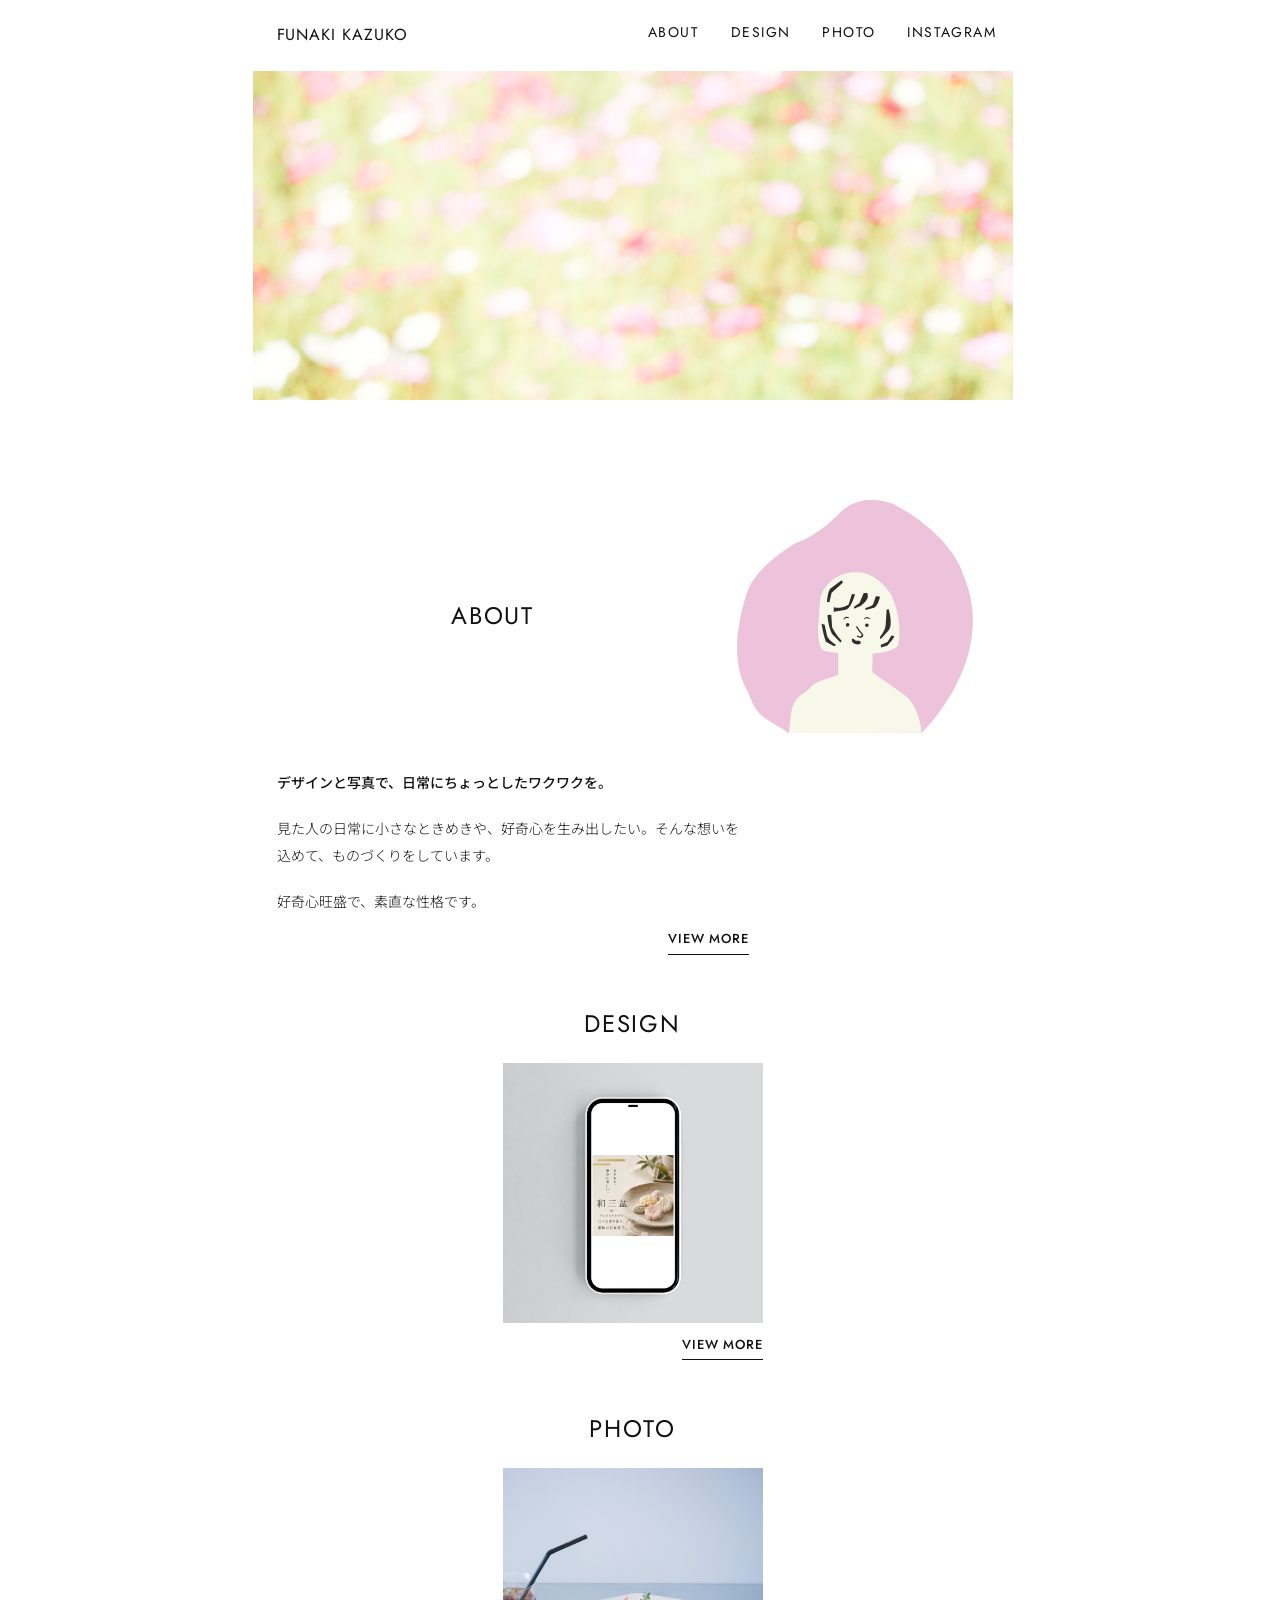
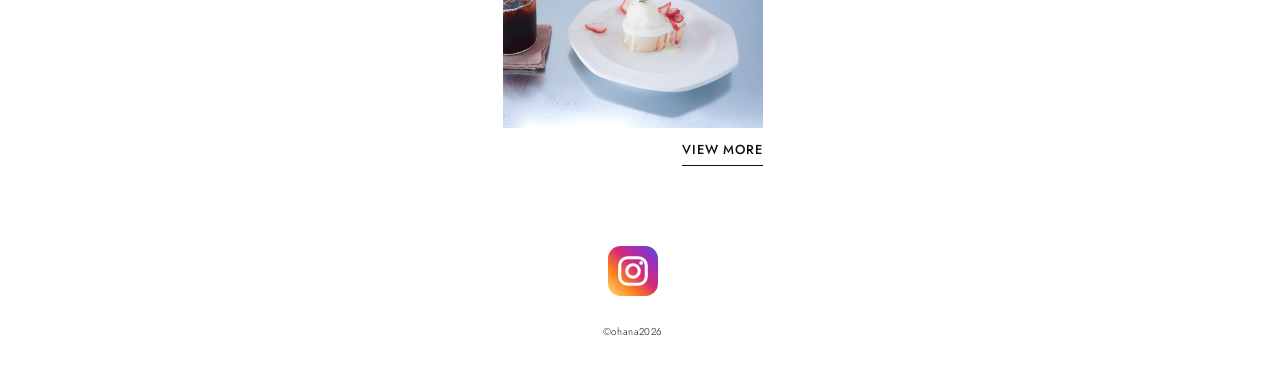
<file: index.html>
<!DOCTYPE html>
<html lang="ja">

<head>
  <meta charset="UTF-8">
  <meta name="viewport" content="width=device-width, initial-scale=1">
  <title>FUNAKI KAZUKO | Portfolio</title>
  <meta name="description" content="デザインと写真で、日常にちょっとしたワクワクを。FUNAKI KAZUKOのポートフォリオ。">
  <link rel="preconnect" href="https://fonts.googleapis.com">
  <link rel="preconnect" href="https://fonts.gstatic.com" crossorigin>
  <link
    href="https://fonts.googleapis.com/css2?family=Jost:wght@300;400;500;600&family=Noto+Sans+JP:wght@300;400;500;700&display=swap"
    rel="stylesheet">

  <!-- 共通の設定(ヘッダー・ナビ・フッター・ページ遷移) -->
  <link rel="stylesheet" href="common.css">

  <!-- このページ専用の設定 -->
  <style>
    /* ---------- Image blocks ---------- */
    /* 画像を差し替えるときは、各ブロックの style="--src:url('...')" のパスを変更してください。 */
    .photo {
      --src: none;
      background-image: var(--src), var(--fallback);
      background-size: cover;
      background-position: center;
      background-repeat: no-repeat;
    }

    /* ---------- Hero ---------- */
    .hero {
      height: 170px;
      --fallback: linear-gradient(100deg, #f4d3df 0%, #f7e3d0 30%, #e8e9c9 55%, #f3c9db 80%, #f8ddd5 100%);
      animation: hero-color 3s ease-out 0.5s both;
    }

    @keyframes hero-color {
      from {
        filter: grayscale(1);
      }

      to {
        filter: grayscale(0);
      }
    }

    /* ---------- Section shared ---------- */
    .section-title {
      margin: 0;
      font-family: var(--font-en);
      font-weight: 400;
      font-size: 20px;
      letter-spacing: 0.08em;
      line-height: 1.2;
    }

    .view-more {
      display: inline-block;
      font-family: var(--font-en);
      font-weight: 500;
      font-size: 13px;
      letter-spacing: 0.06em;
      padding-bottom: 2px;
      border-bottom: 1px solid var(--line);
      transition: color 0.3s ease, border-color 0.3s ease;
    }

    .view-more:hover,
    .view-more:focus-visible {
      color: #f95790;
      border-bottom-color: #f95790;
    }

    /* ---------- About ---------- */
    .about {
      margin-top: 60px;
    }

    .about-top {
      display: grid;
      grid-template-columns: 1fr 145px;
      align-items: center;
    }

    .about-top .section-title {
      justify-self: center;
    }

    .about-photo {
      aspect-ratio: 160 / 152;
      margin-right: 35px;
      /* この数値を大きくするほど左に寄る */
      --fallback: none;
      background-size: contain;
      /* 切れずに全体を表示 */
    }

    .about-body {
      padding: 24px var(--pad) 0;
    }

    .about-body p {
      margin: 0 0 1.4em;
    }

    .about-body .lead {
      font-weight: 500;
    }

    .about-more {
      text-align: center;
      margin-top: -10px;
    }

    /* ---------- Design / Photo ---------- */
    .gallery {
      margin-top: 55px;
      text-align: center;
    }

    .gallery+.gallery {
      margin-top: 55px;
    }

    .gallery-inner {
      width: 160px;
      margin: 24px auto 0;
    }

    .gallery .thumb {
      aspect-ratio: 1 / 1;
      width: 100%;
    }

    .gallery .view-more {
      margin-top: 10px;
      float: right;
    }

    .gallery-inner::after {
      content: "";
      display: block;
      clear: both;
    }

    .thumb-design {
      --fallback: linear-gradient(160deg, #ffb38a 0%, #f98a5a 35%, #ffd2b0 60%, #e9602f 100%);
    }

    .thumb-photo {
      --fallback: linear-gradient(90deg, #f1f1ee 0%, #dcdcd8 45%, #8b8780 70%, #efefec 100%);
    }

    /* ---------- PC ---------- */
    @media (min-width: 768px) {
      .hero {
        height: 330px;
      }

      .about {
        margin-top: 100px;
      }

      .about-top {
        grid-template-columns: 1fr 280px;
      }

      .about-photo {
        aspect-ratio: 280 / 266;
      }

      .about-body {
        padding-top: 36px;
        max-width: 520px;
      }

      .about-more {
        text-align: right;
        margin-top: -10px;
      }

      .gallery-inner {
        width: 260px;
      }

      .section-title {
        font-size: 24px;
      }
    }

    /* 「動きを減らす」設定の人には、モノクロ→カラーの動きを止める */
    @media (prefers-reduced-motion: reduce) {
      .hero {
        animation: none;
      }
    }
  </style>
</head>

<body>
  <div class="page">

    <header class="header">
      <a class="logo" href="#top" id="top">FUNAKI KAZUKO</a>
      <button class="menu-btn" type="button" aria-label="メニューを開く" aria-expanded="false" aria-controls="menu">
        <span></span><span></span><span></span>
      </button>
    </header>

    <nav class="menu" id="menu" aria-label="メインメニュー">
      <ul>
        <li><a href="about.html">ABOUT</a></li>
        <li><a href="design.html">DESIGN</a></li>
        <li><a href="photo.html">PHOTO</a></li>
        <li><a href="https://www.instagram.com/o.h.a.n.a.0708/" target="_blank" rel="noopener">INSTAGRAM</a></li>
      </ul>
    </nav>

    <main>
      <!-- Hero -->
      <div class="photo hero" role="img" aria-label="コスモス" style="--src:url('./img/kosumosu.JPG')"></div>

      <!-- About -->
      <section class="about" id="about">
        <div class="about-top">
          <h2 class="section-title">ABOUT</h2>
          <div class="photo about-photo" role="img" aria-label="ABOUT画像" style="--src:url('./img/about_illust.svg')">
          </div>
        </div>
        <div class="about-body">
          <p class="lead">デザインと写真で、日常にちょっとしたワクワクを。</p>
          <p>見た人の日常に小さなときめきや、好奇心を生み出したい。そんな想いを込めて、ものづくりをしています。</p>
          <p>好奇心旺盛で、素直な性格です。</p>
          <div class="about-more"><a class="view-more" href="about.html">VIEW MORE</a></div>
        </div>
      </section>

      <!-- Design -->
      <section class="gallery" id="design">
        <h2 class="section-title">DESIGN</h2>
        <div class="gallery-inner">
          <div class="photo thumb thumb-design" role="img" aria-label="私の名刺"
            style="--src:url('./img/wasanbon_mockup.jpg')">
          </div>
          <a class="view-more" href="design.html">VIEW MORE</a>
        </div>
      </section>

      <!-- Photo -->
      <section class="gallery" id="photo">
        <h2 class="section-title">PHOTO</h2>
        <div class="gallery-inner">
          <div class="photo thumb thumb-photo" role="img" aria-label="猫" style="--src:url('./img/rousokuyo.JPG')"></div>
          <a class="view-more" href="photo.html">VIEW MORE</a>
        </div>
      </section>
    </main>

    <footer class="footer">
      <a class="insta" href="https://www.instagram.com/o.h.a.n.a.0708/" target="_blank" rel="noopener"
        aria-label="Instagram">
        <svg viewBox="0 0 32 32" aria-hidden="true">
          <defs>
            <linearGradient id="ig" x1="0" y1="1" x2="1" y2="0">
              <stop offset="0" stop-color="#feda75" />
              <stop offset="0.3" stop-color="#fa7e1e" />
              <stop offset="0.55" stop-color="#d62976" />
              <stop offset="0.8" stop-color="#962fbf" />
              <stop offset="1" stop-color="#4f5bd5" />
            </linearGradient>
          </defs>
          <rect width="32" height="32" rx="8" fill="url(#ig)" />
          <rect x="7.5" y="7.5" width="17" height="17" rx="5" fill="none" stroke="#fff" stroke-width="2" />
          <circle cx="16" cy="16" r="4" fill="none" stroke="#fff" stroke-width="2" />
          <circle cx="21.2" cy="10.8" r="1.2" fill="#fff" />
        </svg>
      </a>
      <p class="copyright">©ohana2026</p>
    </footer>
  </div>

  <script src="common.js"></script>
</body>

</html>
</file>
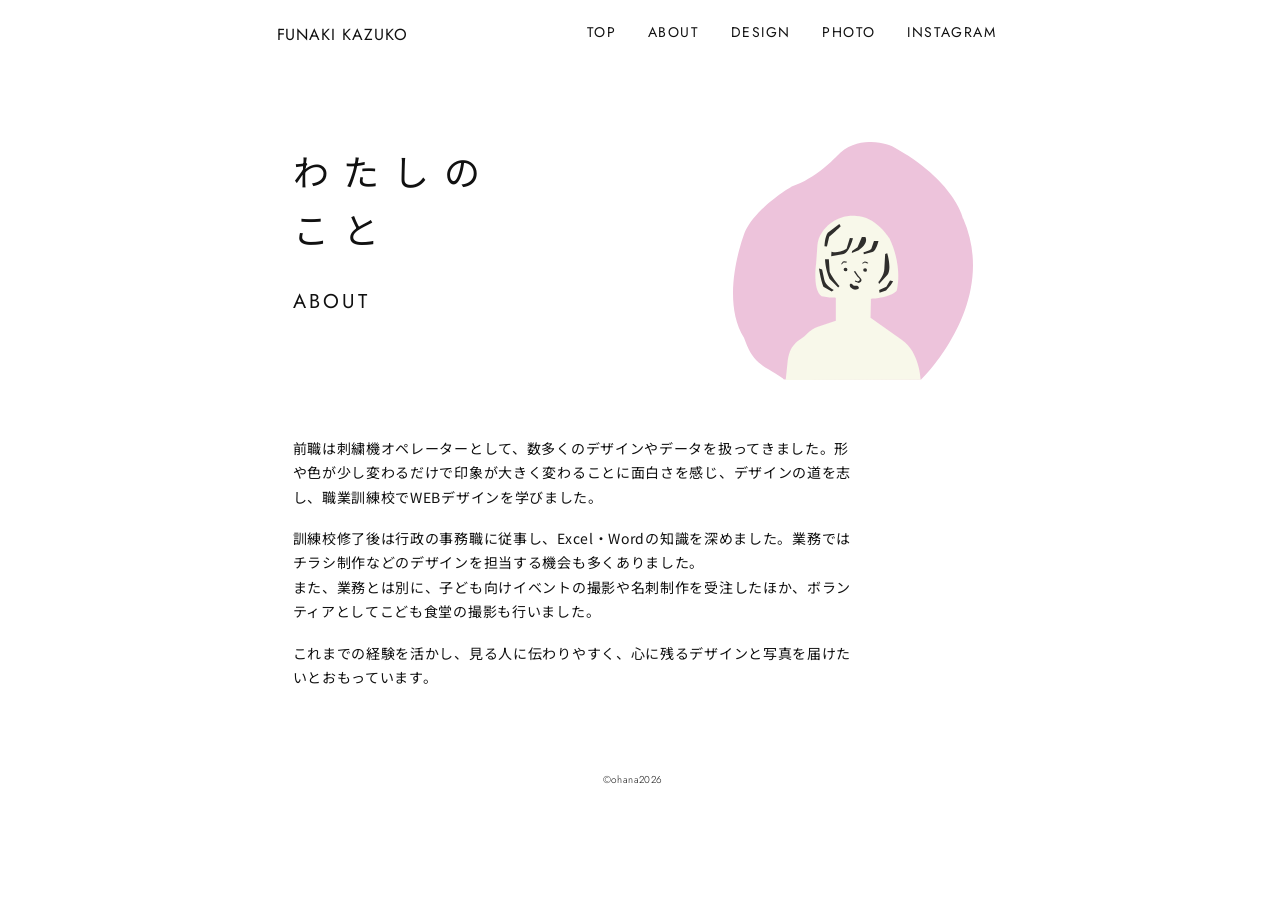
<file: about.html>
<!DOCTYPE html>
<html lang="ja">

<head>
    <meta charset="UTF-8">
    <meta name="viewport" content="width=device-width, initial-scale=1">
    <title>わたしのこと | FUNAKI KAZUKO</title>
    <meta name="description" content="FUNAKI KAZUKOのプロフィール。刺繍機オペレーター、事務職を経て、デザインと写真の道へ。">
    <link rel="preconnect" href="https://fonts.googleapis.com">
    <link rel="preconnect" href="https://fonts.gstatic.com" crossorigin>
    <link
        href="https://fonts.googleapis.com/css2?family=Jost:wght@300;400;500;600&family=Noto+Sans+JP:wght@300;400;500;700&display=swap"
        rel="stylesheet">

    <!-- 共通の設定(ヘッダー・ナビ・フッター・ページ遷移) -->
    <link rel="stylesheet" href="common.css">

    <!-- このページ専用の設定 -->
    <style>
        /* ---------- ヘッダー(カンプに合わせ、スマホはハンバーガーのみ) ---------- */
        .logo {
            display: none;
        }

        .header {
            min-height: 94px;
            /* カンプの位置に合わせて、ハンバーガーを少し下げる */
            padding-right: 11vw;
            /* ハンバーガーの右の余白 */
        }

        /* ---------- ふわっと浮き出る動き ---------- */
        /* .fade を付けた要素が、--i の順番に、下から浮かび上がります。
       順番を変えたいときは、HTML側の style="--i:数字" を変更してください。 */
        .fade {
            opacity: 0;
            transform: translateY(24px);
            filter: blur(6px);
            animation: float-in 1.2s cubic-bezier(0.22, 0.61, 0.36, 1) forwards;
            animation-delay: calc(var(--i, 0) * 0.2s + 0.1s);
        }

        @keyframes float-in {
            to {
                opacity: 1;
                transform: translateY(0);
                filter: blur(0);
            }
        }

        /* ---------- わたしのこと ---------- */
        .about-page {
            padding: 12px clamp(24px, 9.7vw, 48px) 0;
        }

        /* タイトル + イラスト(上端をそろえる) */
        .about-head {
            display: grid;
            grid-template-columns: 1fr min(34vw, 148px);
            align-items: start;
            gap: 16px;
        }

        .about-title {
            margin: 0;
            font-family: var(--font-ja);
            font-weight: 400;
            font-size: clamp(22px, 6.5vw, 36px);
            line-height: 1.6;
            letter-spacing: 0.4em;
        }

        .about-illust {
            display: block;
            width: 100%;
            height: auto;
        }

        /* 本文 */
        .about-text {
            margin-top: 30px;
            font-size: clamp(12px, 3.25vw, 14px);
            font-weight: 400;
            letter-spacing: 0.05em;
            line-height: 1.75;
        }

        .about-text p {
            margin: 0 0 1.2em;
        }

        .about-text p:last-child {
            margin-bottom: 0;
        }

        /* コピーライトの上の余白(Instagramアイコンが無いので0に) */
        .footer .copyright {
            margin-top: 0;
        }

        /* ---------- PC ---------- */
        @media (min-width: 768px) {
            .logo {
                display: inline;
            }

            .header {
                min-height: 64px;
                padding-right: var(--pad);
            }

            .about-page {
                padding: 72px 40px 0;
            }

            .about-head {
                grid-template-columns: 1fr 240px;
            }

            .about-title {
                font-size: 36px;
            }

            .about-text {
                margin-top: 56px;
                max-width: 560px;
                font-size: 14px;
            }
        }

        /* 「動きを減らす」設定の人には、動きなしで表示 */
        @media (prefers-reduced-motion: reduce) {
            .fade {
                opacity: 1;
                transform: none;
                filter: none;
                animation: none;
            }
        }
    </style>
</head>

<body>
    <div class="page">

        <header class="header">
            <a class="logo" href="index.html">FUNAKI KAZUKO</a>
            <button class="menu-btn" type="button" aria-label="メニューを開く" aria-expanded="false" aria-controls="menu">
                <span></span><span></span><span></span>
            </button>
        </header>

        <nav class="menu" id="menu" aria-label="メインメニュー">
            <ul>
                <li><a href="index.html">TOP</a></li>
                <li><a href="about.html">ABOUT</a></li>
                <li><a href="design.html">DESIGN</a></li>
                <li><a href="photo.html">PHOTO</a></li>
                <li><a href="https://www.instagram.com/o.h.a.n.a.0708/" target="_blank" rel="noopener">INSTAGRAM</a>
                </li>
            </ul>
        </nav>

        <main class="about-page">
            <div class="about-head">
                <h1 class="about-title fade" style="--i:0">わたしの<br>こと<span class="page-sub" lang="en">ABOUT</span></h1>
                <img class="about-illust fade" style="--i:1" src="./img/about_illust.svg" alt="ABOUTイラスト">
            </div>

            <div class="about-text">
                <p class="fade" style="--i:2">
                    前職は刺繍機オペレーターとして、数多くのデザインやデータを扱ってきました。形や色が少し変わるだけで印象が大きく変わることに面白さを感じ、デザインの道を志し、職業訓練校でWEBデザインを学びました。
                </p>
                <p class="fade" style="--i:3">
                    訓練校修了後は行政の事務職に従事し、Excel・Wordの知識を深めました。業務ではチラシ制作などのデザインを担当する機会も多くありました。<br>また、業務とは別に、子ども向けイベントの撮影や名刺制作を受注したほか、ボランティアとしてこども食堂の撮影も行いました。
                </p>
                <p class="fade" style="--i:4">これまでの経験を活かし、見る人に伝わりやすく、心に残るデザインと写真を届けたいとおもっています。</p>
            </div>
        </main>

        <footer class="footer">
            <p class="copyright">©ohana2026</p>
        </footer>

    </div>

    <script src="common.js"></script>
</body>

</html>
</file>
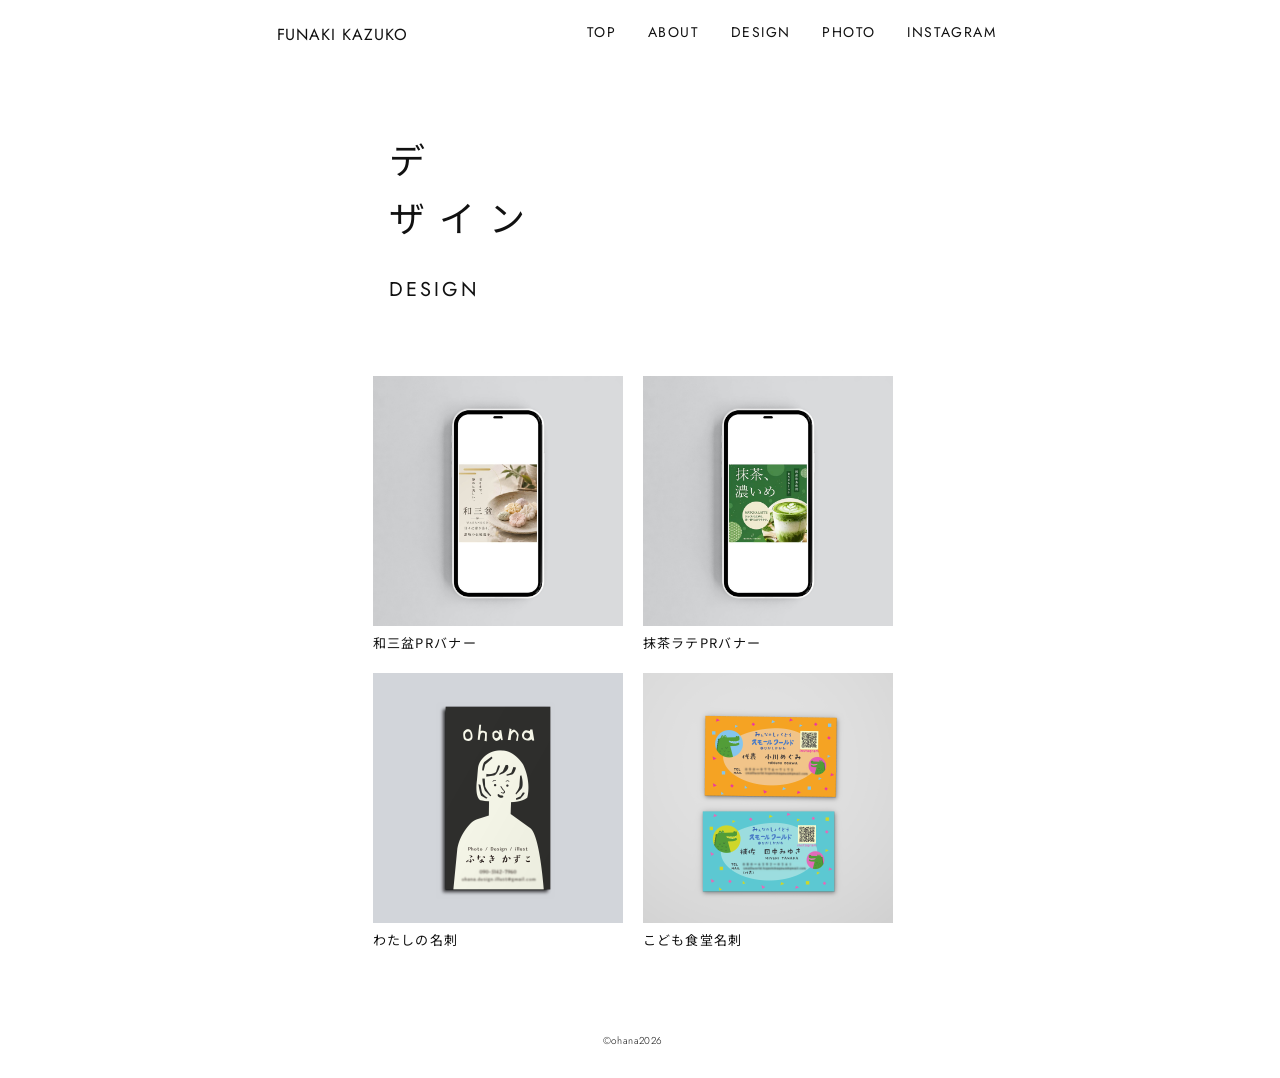
<file: design.html>
<!DOCTYPE html>
<html lang="ja">

<head>
    <meta charset="UTF-8">
    <meta name="viewport" content="width=device-width, initial-scale=1">
    <title>デザイン | FUNAKI KAZUKO</title>
    <meta name="description" content="FUNAKI KAZUKOのデザイン作品。バナーやチラシなどの制作実績です。">
    <link rel="preconnect" href="https://fonts.googleapis.com">
    <link rel="preconnect" href="https://fonts.gstatic.com" crossorigin>
    <link
        href="https://fonts.googleapis.com/css2?family=Jost:wght@300;400;500;600&family=Noto+Sans+JP:wght@300;400;500;700&display=swap"
        rel="stylesheet">

    <!-- 共通の設定(ヘッダー・ナビ・フッター・ページ遷移) -->
    <link rel="stylesheet" href="common.css">

    <!-- このページ専用の設定 -->
    <style>
        /* ---------- タイトルが横からスライドして出る動き ---------- */
        /* .slide を付けた行が、--i の順番に、左からスライドして現れます。
       右から出したいときは、translateX(-48px) を translateX(48px) にしてください。 */
        .slide {
            display: block;
            opacity: 0;
            transform: translateX(-48px);
            animation: slide-in 1s cubic-bezier(0.22, 0.61, 0.36, 1) forwards;
            animation-delay: calc(var(--i, 0) * 0.18s + 0.15s);
        }

        @keyframes slide-in {
            to {
                opacity: 1;
                transform: translateX(0);
            }
        }

        /* ---------- デザイン ---------- */
        .design-page {
            padding: 24px clamp(24px, 10.5vw, 60px) 0;
            /* PHOTOと同じ余白 */
        }

        .page-title {
            margin: 0 0 clamp(40px, 17vw, 72px);
            padding: 4px 0 0 12px;
            /* PHOTOのタイトルと同じ位置 */
            font-family: var(--font-ja);
            font-weight: 400;
            font-size: clamp(22px, 6.5vw, 36px);
            line-height: 1.6;
            letter-spacing: 0.4em;
        }

        /* 作品は2列。横長(約3:2)のバナーを並べる */
        .works {
            display: grid;
            grid-template-columns: 1fr 1fr;
            gap: clamp(12px, 5.6vw, 24px);
        }

        .work {
            --src: none;
            --fallback: #ebe5e5;
            aspect-ratio: 1 / 1;
            /* 正方形 */
            background-image: var(--src), linear-gradient(var(--fallback), var(--fallback));
            background-size: cover;
            background-position: center;
            background-repeat: no-repeat;
        }

        .item {
            margin: 0;
        }

        .works a.work {
            display: block;
        }

        .item figcaption {
            margin-top: 7px;
            font-size: 11px;
            font-weight: 400;
            line-height: 1.6;
            letter-spacing: 0.1em;
        }


        /* コピーライトの上の余白(Instagramアイコンが無いので0に) */
        .footer .copyright {
            margin-top: 0;
        }

        /* ---------- PC ---------- */
        @media (min-width: 768px) {

            /* PHOTOと同じ大きさにそろえる(中身の幅520px) */
            .design-page {
                max-width: 600px;
                /* 中身520px + 左右の余白40px×2 */
                margin: 0 auto;
                padding: 56px 40px 0;
            }

            .page-title {
                margin-bottom: 72px;
                padding-left: 16px;
                font-size: 36px;
            }

            .works {
                gap: 20px;
            }

            .item figcaption {
                font-size: 13px;
            }
        }

        /* 「動きを減らす」設定の人には、動きなしで表示 */
        @media (prefers-reduced-motion: reduce) {
            .slide {
                opacity: 1;
                transform: none;
                animation: none;
            }
        }
    </style>
</head>

<body>
    <div class="page">

        <header class="header">
            <a class="logo" href="index.html">FUNAKI KAZUKO</a>
            <button class="menu-btn" type="button" aria-label="メニューを開く" aria-expanded="false" aria-controls="menu">
                <span></span><span></span><span></span>
            </button>
        </header>

        <nav class="menu" id="menu" aria-label="メインメニュー">
            <ul>
                <li><a href="index.html">TOP</a></li>
                <li><a href="about.html">ABOUT</a></li>
                <li><a href="design.html">DESIGN</a></li>
                <li><a href="photo.html">PHOTO</a></li>
                <li><a href="https://www.instagram.com/o.h.a.n.a.0708/" target="_blank" rel="noopener">INSTAGRAM</a>
                </li>
            </ul>
        </nav>

        <main class="design-page">
            <h1 class="page-title">
                <span class="slide" style="--i:0">デ</span>
                <span class="slide" style="--i:1">ザイン</span>
                <span class="page-sub slide" style="--i:2" lang="en">DESIGN</span>
            </h1>

            <div class="works">
                <figure class="item">
                    <a class="work" href="design_01.html" aria-label="和三盆PRバナー"
                        style="--src:url('./img/wasanbon_mockup.jpg'); --fallback:#e6d8c3"></a>
                    <figcaption>和三盆PRバナー</figcaption>
                </figure>

                <figure class="item">
                    <a class="work" href="design_02.html" aria-label="抹茶ラテPRバナー"
                        style="--src:url('./img/matcha_mockup.jpg'); --fallback:#2f6b3a"></a>
                    <figcaption>抹茶ラテPRバナー</figcaption>
                </figure>
                <figure class="item">
                    <a class="work" href="design_03.html" aria-label="わたしの名刺"
                        style="--src:url('./img/my_meishi_mockup.jpg'); --fallback:#2f6b3a"></a>
                    <figcaption>わたしの名刺</figcaption>
                </figure>
                <figure class="item">
                    <a class="work" href="design_04.html" aria-label="こども食堂名刺"
                        style="--src:url('./img/small_meisi.jpg'); --fallback:#2f6b3a"></a>
                    <figcaption>こども食堂名刺</figcaption>
                </figure>
                <!-- 増やす場合は、同じ形で足してください -->
            </div>
        </main>

        <footer class="footer">
            <p class="copyright">©ohana2026</p>
        </footer>

    </div>

    <script src="common.js"></script>
</body>

</html>
</file>
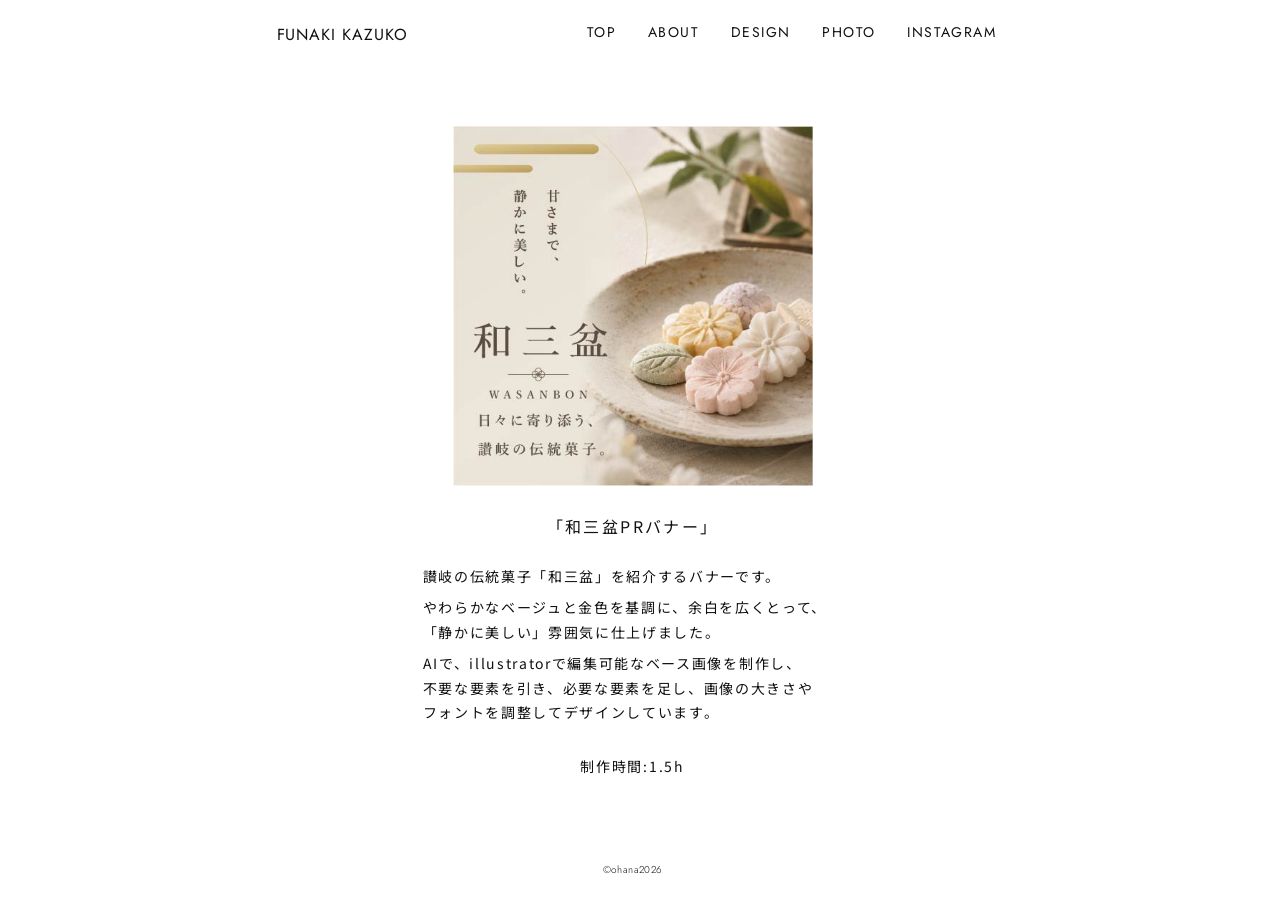
<file: design_01.html>
<!DOCTYPE html>
<html lang="ja">

<head>
    <meta charset="UTF-8">
    <meta name="viewport" content="width=device-width, initial-scale=1">
    <title>和三盆PRバナー | FUNAKI KAZUKO</title>
    <meta name="description" content="讃岐の伝統菓子「和三盆」を紹介するPRバナーの制作実績です。">
    <link rel="preconnect" href="https://fonts.googleapis.com">
    <link rel="preconnect" href="https://fonts.gstatic.com" crossorigin>
    <link
        href="https://fonts.googleapis.com/css2?family=Jost:wght@300;400;500;600&family=Noto+Sans+JP:wght@300;400;500;700&display=swap"
        rel="stylesheet">

    <!-- 共通の設定(ヘッダー・ナビ・フッター・ページ遷移) -->
    <link rel="stylesheet" href="common.css">

    <!-- このページ専用の設定 -->
    <style>
        /* ---------- ふわっと浮き出る動き ---------- */
        /* .fade を付けた要素が、--i の順番に、下から浮かび上がります。 */
        .fade {
            opacity: 0;
            transform: translateY(24px);
            filter: blur(6px);
            animation: float-in 1.2s cubic-bezier(0.22, 0.61, 0.36, 1) forwards;
            animation-delay: calc(var(--i, 0) * 0.2s + 0.1s);
        }

        @keyframes float-in {
            to {
                opacity: 1;
                transform: translateY(0);
                filter: blur(0);
            }
        }

        /* 「動きを減らす」設定の人には、動きなしで表示 */
        @media (prefers-reduced-motion: reduce) {
            .fade {
                opacity: 1;
                transform: none;
                filter: none;
                animation: none;
            }
        }

        /* ---------- 詳細ページ ---------- */
        .detail {
            padding: 44px 14.7vw 0;
        }

        /* 作品画像(正方形・画面幅の半分) */
        .detail-img {
            --src: none;
            --fallback: #ebe5e5;
            width: 50vw;
            max-width: 360px;
            aspect-ratio: 1 / 1;
            margin: 0 auto;
            /* 画面の中央に置く */
            background-image: var(--src), linear-gradient(var(--fallback), var(--fallback));
            background-size: cover;
            background-position: center;
            background-repeat: no-repeat;
        }

        /* 作品名 */
        .detail-title {
            margin: 22px 0 0;
            font-family: var(--font-ja);
            font-weight: 400;
            font-size: clamp(13px, 3.9vw, 15px);
            line-height: 1.6;
            letter-spacing: 0.15em;
            text-align: center;
        }

        /* 説明文 */
        .detail-text {
            margin: 24px 0 0;
            font-size: clamp(12px, 3.6vw, 14px);
            font-weight: 400;
            line-height: 1.75;
            letter-spacing: 0.12em;
        }

        /* 制作時間 */
        .detail-time {
            margin: 28px 0 0;
            font-size: clamp(12px, 3.6vw, 14px);
            font-weight: 400;
            letter-spacing: 0.12em;
            text-align: center;
        }

        /* コピーライトの上の余白(Instagramアイコンが無いので0に) */
        .footer .copyright {
            margin-top: 0;
        }

        /* ---------- PC ---------- */
        @media (min-width: 768px) {
            .detail {
                padding: 56px 40px 0;
            }

            .detail-img {
                width: 360px;
            }

            .detail-title {
                margin-top: 28px;
                font-size: 16px;
            }

            .detail-text,
            .detail-time {
                max-width: 420px;
                margin-left: auto;
                margin-right: auto;
                font-size: 14px;
            }

            .detail-text p {
                margin: 0 0 0.5em;
                /* 段落の間隔。カンプのように詰めるなら 0 */
            }

            .detail-text p:last-child {
                margin-bottom: 0;
            }

            .detail-text {
                word-break: auto-phrase;
                /* 言葉のまとまりで折り返す */
                text-wrap: pretty;
                /* 1文字だけ残る行を避ける */
                overflow-wrap: break-word;
                /* 長い英単語で、はみ出さないようにする */
            }
        }
    </style>
</head>

<body>
    <div class="page">

        <header class="header">
            <a class="logo" href="index.html">FUNAKI KAZUKO</a>
            <button class="menu-btn" type="button" aria-label="メニューを開く" aria-expanded="false" aria-controls="menu">
                <span></span><span></span><span></span>
            </button>
        </header>

        <nav class="menu" id="menu" aria-label="メインメニュー">
            <ul>
                <li><a href="index.html">TOP</a></li>
                <li><a href="about.html">ABOUT</a></li>
                <li><a href="design.html">DESIGN</a></li>
                <li><a href="photo.html">PHOTO</a></li>
                <li><a href="https://www.instagram.com/o.h.a.n.a.0708/" target="_blank" rel="noopener">INSTAGRAM</a>
                </li>
            </ul>
        </nav>

        <main class="detail">
            <div class="detail-img fade" role="img" aria-label="和三盆のPRバナー"
                style="--i:0; --src:url('./img/wasan_bon.jpg'); --fallback:#e6d8c3"></div>

            <h1 class="detail-title fade" style="--i:1">「和三盆PRバナー」</h1>

            <div class="detail-text">
                <p class="fade" style="--i:2">讃岐の伝統菓子「和三盆」を紹介するバナーです。</p>
                <p class="fade" style="--i:3">やわらかなベージュと金色を基調に、余白を広くとって、「静かに美しい」雰囲気に仕上げました。</p>
                <p class="fade" style="--i:4">
                    AIで、illustratorで編集可能なベース画像を制作し、不要な要素を引き、必要な要素を足し、画像の大きさやフォントを調整してデザインしています。</p>
            </div>

            <p class="detail-time fade" style="--i:5">制作時間:1.5h</p>
        </main>
        <footer class="footer">
            <p class="copyright">©ohana2026</p>
        </footer>

    </div>

    <script src="common.js"></script>
</body>

</html>
</file>
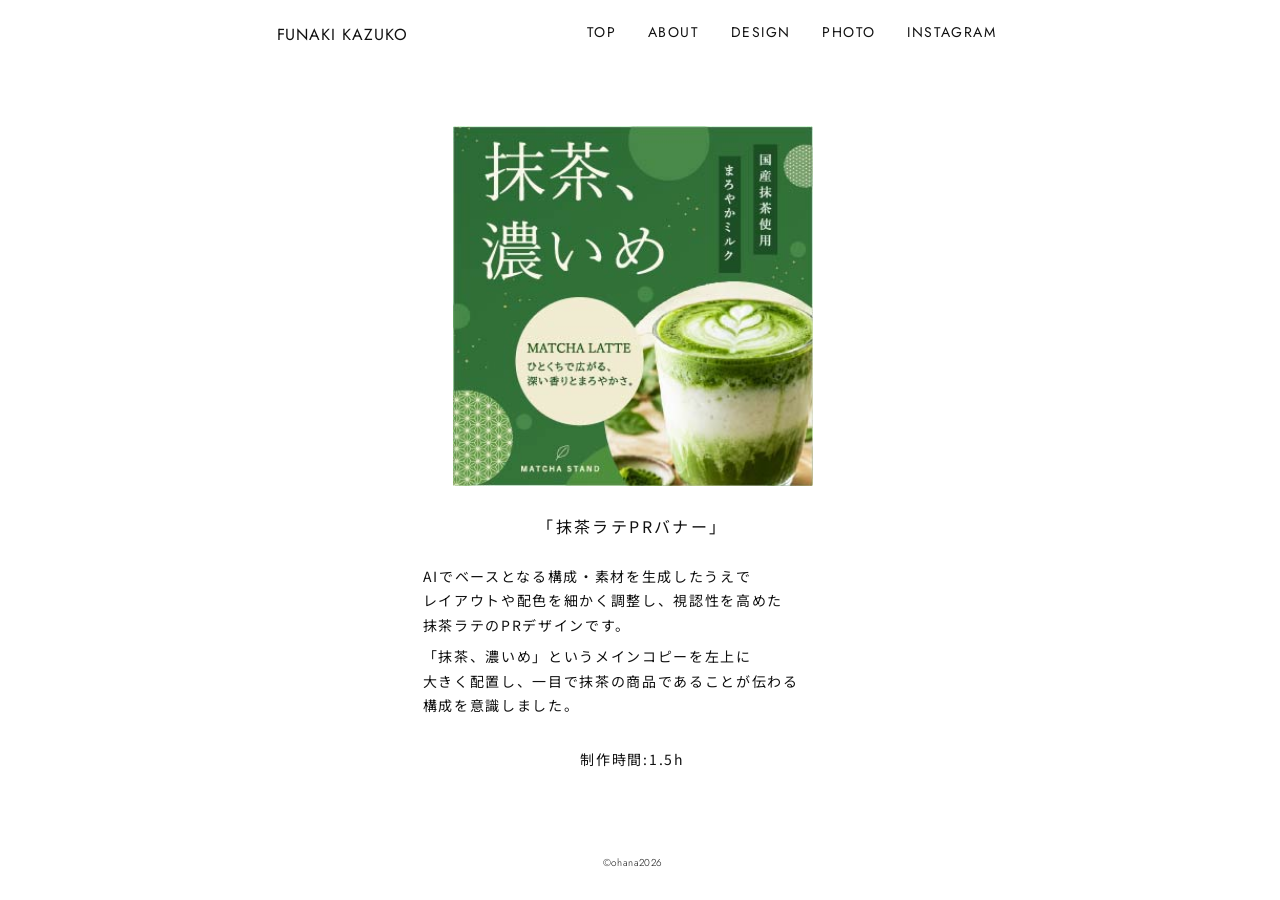
<file: design_02.html>
<!DOCTYPE html>
<html lang="ja">

<head>
    <meta charset="UTF-8">
    <meta name="viewport" content="width=device-width, initial-scale=1">
    <title>抹茶ラテPRバナー | FUNAKI KAZUKO</title>
    <meta name="description" content="抹茶ラテを紹介するPRバナーの制作実績です。">
    <link rel="preconnect" href="https://fonts.googleapis.com">
    <link rel="preconnect" href="https://fonts.gstatic.com" crossorigin>
    <link
        href="https://fonts.googleapis.com/css2?family=Jost:wght@300;400;500;600&family=Noto+Sans+JP:wght@300;400;500;700&display=swap"
        rel="stylesheet">

    <!-- 共通の設定(ヘッダー・ナビ・フッター・ページ遷移) -->
    <link rel="stylesheet" href="common.css">

    <!-- このページ専用の設定 -->
    <style>
        /* ---------- ふわっと浮き出る動き ---------- */
        /* .fade を付けた要素が、--i の順番に、下から浮かび上がります。 */
        .fade {
            opacity: 0;
            transform: translateY(24px);
            filter: blur(6px);
            animation: float-in 1.2s cubic-bezier(0.22, 0.61, 0.36, 1) forwards;
            animation-delay: calc(var(--i, 0) * 0.2s + 0.1s);
        }

        @keyframes float-in {
            to {
                opacity: 1;
                transform: translateY(0);
                filter: blur(0);
            }
        }

        /* 「動きを減らす」設定の人には、動きなしで表示 */
        @media (prefers-reduced-motion: reduce) {
            .fade {
                opacity: 1;
                transform: none;
                filter: none;
                animation: none;
            }
        }

        /* ---------- 詳細ページ ---------- */
        .detail {
            padding: 44px 14.7vw 0;
        }

        /* 作品画像(正方形・画面幅の半分) */
        .detail-img {
            --src: none;
            --fallback: #ebe5e5;
            width: 50vw;
            max-width: 360px;
            aspect-ratio: 1 / 1;
            margin: 0 auto;
            /* 画面の中央に置く */
            background-image: var(--src), linear-gradient(var(--fallback), var(--fallback));
            background-size: cover;
            background-position: center;
            background-repeat: no-repeat;
        }

        /* 作品名 */
        .detail-title {
            margin: 22px 0 0;
            font-family: var(--font-ja);
            font-weight: 400;
            font-size: clamp(13px, 3.9vw, 15px);
            line-height: 1.6;
            letter-spacing: 0.15em;
            text-align: center;
        }

        /* 説明文 */
        .detail-text {
            margin: 24px 0 0;
            font-size: clamp(12px, 3.6vw, 14px);
            font-weight: 400;
            line-height: 1.75;
            letter-spacing: 0.12em;
        }

        /* 制作時間 */
        .detail-time {
            margin: 28px 0 0;
            font-size: clamp(12px, 3.6vw, 14px);
            font-weight: 400;
            letter-spacing: 0.12em;
            text-align: center;
        }

        /* コピーライトの上の余白(Instagramアイコンが無いので0に) */
        .footer .copyright {
            margin-top: 0;
        }

        /* ---------- PC ---------- */
        @media (min-width: 768px) {
            .detail {
                padding: 56px 40px 0;
            }

            .detail-img {
                width: 360px;
            }

            .detail-title {
                margin-top: 28px;
                font-size: 16px;
            }

            .detail-text,
            .detail-time {
                max-width: 420px;
                margin-left: auto;
                margin-right: auto;
                font-size: 14px;
            }

            .detail-text p {
                margin: 0 0 0.5em;
                /* 段落の間隔。カンプのように詰めるなら 0 */
            }

            .detail-text p:last-child {
                margin-bottom: 0;
            }

            .detail-text {
                word-break: auto-phrase;
                /* 言葉のまとまりで折り返す */
                text-wrap: pretty;
                /* 1文字だけ残る行を避ける */
                overflow-wrap: break-word;
                /* 長い英単語で、はみ出さないようにする */
            }
        }
    </style>
</head>

<body>
    <div class="page">

        <header class="header">
            <a class="logo" href="index.html">FUNAKI KAZUKO</a>
            <button class="menu-btn" type="button" aria-label="メニューを開く" aria-expanded="false" aria-controls="menu">
                <span></span><span></span><span></span>
            </button>
        </header>

        <nav class="menu" id="menu" aria-label="メインメニュー">
            <ul>
                <li><a href="index.html">TOP</a></li>
                <li><a href="about.html">ABOUT</a></li>
                <li><a href="design.html">DESIGN</a></li>
                <li><a href="photo.html">PHOTO</a></li>
                <li><a href="https://www.instagram.com/o.h.a.n.a.0708/" target="_blank" rel="noopener">INSTAGRAM</a>
                </li>
            </ul>
        </nav>

        <main class="detail">
            <div class="detail-img fade" role="img" aria-label="抹茶ラテのPRバナー"
                style="--i:0; --src:url('./img/matcha_latte.jpg'); --fallback:#e6d8c3"></div>

            <h1 class="detail-title fade" style="--i:1">「抹茶ラテPRバナー」</h1>

            <div class="detail-text">
                <p class="fade" style="--i:2">AIでベースとなる構成・素材を生成したうえでレイアウトや配色を細かく調整し、視認性を高めた抹茶ラテのPRデザインです。</p>
                <p class="fade" style="--i:3">「抹茶、濃いめ」というメインコピーを左上に大きく配置し、一目で抹茶の商品であることが伝わる構成を意識しました。</p>
            </div>

            <p class="detail-time fade" style="--i:5">制作時間:1.5h</p>
        </main>
        <footer class="footer">
            <p class="copyright">©ohana2026</p>
        </footer>

    </div>

    <script src="common.js"></script>
</body>

</html>
</file>
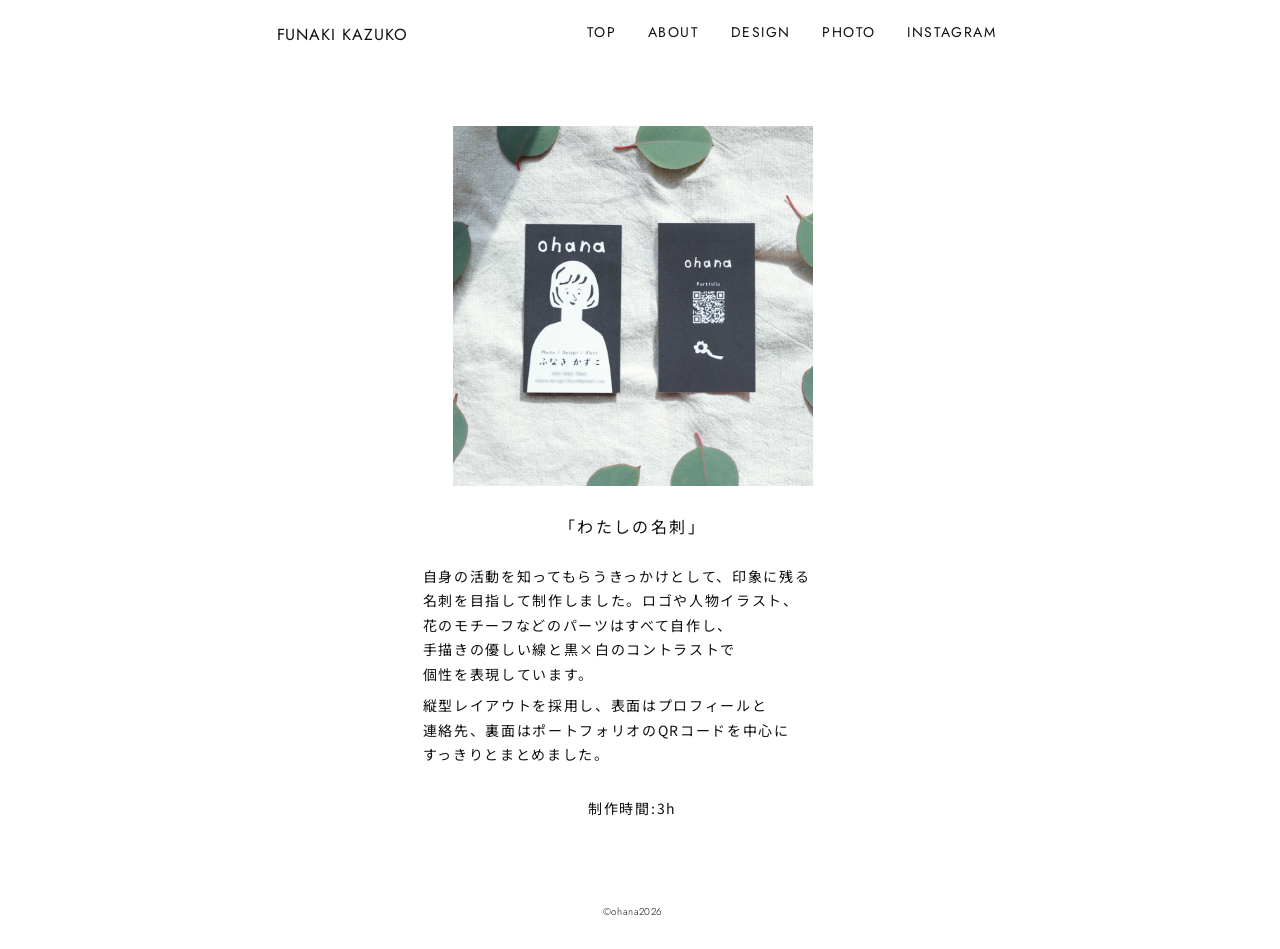
<file: design_03.html>
<!DOCTYPE html>
<html lang="ja">

<head>
    <meta charset="UTF-8">
    <meta name="viewport" content="width=device-width, initial-scale=1">
    <title>わたしの名刺 | FUNAKI KAZUKO</title>
    <meta name="description" content="自身の名刺を紹介するの制作実績です。">
    <link rel="preconnect" href="https://fonts.googleapis.com">
    <link rel="preconnect" href="https://fonts.gstatic.com" crossorigin>
    <link
        href="https://fonts.googleapis.com/css2?family=Jost:wght@300;400;500;600&family=Noto+Sans+JP:wght@300;400;500;700&display=swap"
        rel="stylesheet">

    <!-- 共通の設定(ヘッダー・ナビ・フッター・ページ遷移) -->
    <link rel="stylesheet" href="common.css">

    <!-- このページ専用の設定 -->
    <style>
        /* ---------- ふわっと浮き出る動き ---------- */
        /* .fade を付けた要素が、--i の順番に、下から浮かび上がります。 */
        .fade {
            opacity: 0;
            transform: translateY(24px);
            filter: blur(6px);
            animation: float-in 1.2s cubic-bezier(0.22, 0.61, 0.36, 1) forwards;
            animation-delay: calc(var(--i, 0) * 0.2s + 0.1s);
        }

        @keyframes float-in {
            to {
                opacity: 1;
                transform: translateY(0);
                filter: blur(0);
            }
        }

        /* 「動きを減らす」設定の人には、動きなしで表示 */
        @media (prefers-reduced-motion: reduce) {
            .fade {
                opacity: 1;
                transform: none;
                filter: none;
                animation: none;
            }
        }

        /* ---------- 詳細ページ ---------- */
        .detail {
            padding: 44px 14.7vw 0;
        }

        /* 作品画像(正方形・画面幅の半分) */
        .detail-img {
            --src: none;
            --fallback: #ebe5e5;
            width: 50vw;
            max-width: 360px;
            aspect-ratio: 1 / 1;
            margin: 0 auto;
            /* 画面の中央に置く */
            background-image: var(--src), linear-gradient(var(--fallback), var(--fallback));
            background-size: cover;
            background-position: center;
            background-repeat: no-repeat;
        }

        /* 作品名 */
        .detail-title {
            margin: 22px 0 0;
            font-family: var(--font-ja);
            font-weight: 400;
            font-size: clamp(13px, 3.9vw, 15px);
            line-height: 1.6;
            letter-spacing: 0.15em;
            text-align: center;
        }

        /* 説明文 */
        .detail-text {
            margin: 24px 0 0;
            font-size: clamp(12px, 3.6vw, 14px);
            font-weight: 400;
            line-height: 1.75;
            letter-spacing: 0.12em;
        }

        /* 制作時間 */
        .detail-time {
            margin: 28px 0 0;
            font-size: clamp(12px, 3.6vw, 14px);
            font-weight: 400;
            letter-spacing: 0.12em;
            text-align: center;
        }

        /* コピーライトの上の余白(Instagramアイコンが無いので0に) */
        .footer .copyright {
            margin-top: 0;
        }

        /* ---------- PC ---------- */
        @media (min-width: 768px) {
            .detail {
                padding: 56px 40px 0;
            }

            .detail-img {
                width: 360px;
            }

            .detail-title {
                margin-top: 28px;
                font-size: 16px;
            }

            .detail-text,
            .detail-time {
                max-width: 420px;
                margin-left: auto;
                margin-right: auto;
                font-size: 14px;
            }

            .detail-text p {
                margin: 0 0 0.5em;
                /* 段落の間隔。カンプのように詰めるなら 0 */
            }

            .detail-text p:last-child {
                margin-bottom: 0;
            }

            .detail-text {
                word-break: auto-phrase;
                /* 言葉のまとまりで折り返す */
                text-wrap: pretty;
                /* 1文字だけ残る行を避ける */
                overflow-wrap: break-word;
                /* 長い英単語で、はみ出さないようにする */
            }
        }
    </style>
</head>

<body>
    <div class="page">

        <header class="header">
            <a class="logo" href="index.html">FUNAKI KAZUKO</a>
            <button class="menu-btn" type="button" aria-label="メニューを開く" aria-expanded="false" aria-controls="menu">
                <span></span><span></span><span></span>
            </button>
        </header>

        <nav class="menu" id="menu" aria-label="メインメニュー">
            <ul>
                <li><a href="index.html">TOP</a></li>
                <li><a href="about.html">ABOUT</a></li>
                <li><a href="design.html">DESIGN</a></li>
                <li><a href="photo.html">PHOTO</a></li>
                <li><a href="https://www.instagram.com/o.h.a.n.a.0708/" target="_blank" rel="noopener">INSTAGRAM</a>
                </li>
            </ul>
        </nav>

        <main class="detail">
            <div class="detail-img fade" role="img" aria-label="自身の名刺を紹介するの制作実績です。"
                style="--i:0; --src:url('./img/my_meisi_shousai.jpg'); --fallback:#e6d8c3"></div>

            <h1 class="detail-title fade" style="--i:1">「わたしの名刺」</h1>

            <div class="detail-text">
                <p class="fade" style="--i:2">
                    自身の活動を知ってもらうきっかけとして、印象に残る名刺を目指して制作しました。ロゴや人物イラスト、花のモチーフなどのパーツはすべて自作し、手描きの優しい線と黒×白のコントラストで個性を表現しています。
                </p>
                <p class="fade" style="--i:3">縦型レイアウトを採用し、表面はプロフィールと連絡先、裏面はポートフォリオのQRコードを中心にすっきりとまとめました。</p>
            </div>

            <p class="detail-time fade" style="--i:5">制作時間:3h</p>
        </main>
        <footer class="footer">
            <p class="copyright">©ohana2026</p>
        </footer>

    </div>

    <script src="common.js"></script>
</body>

</html>
</file>
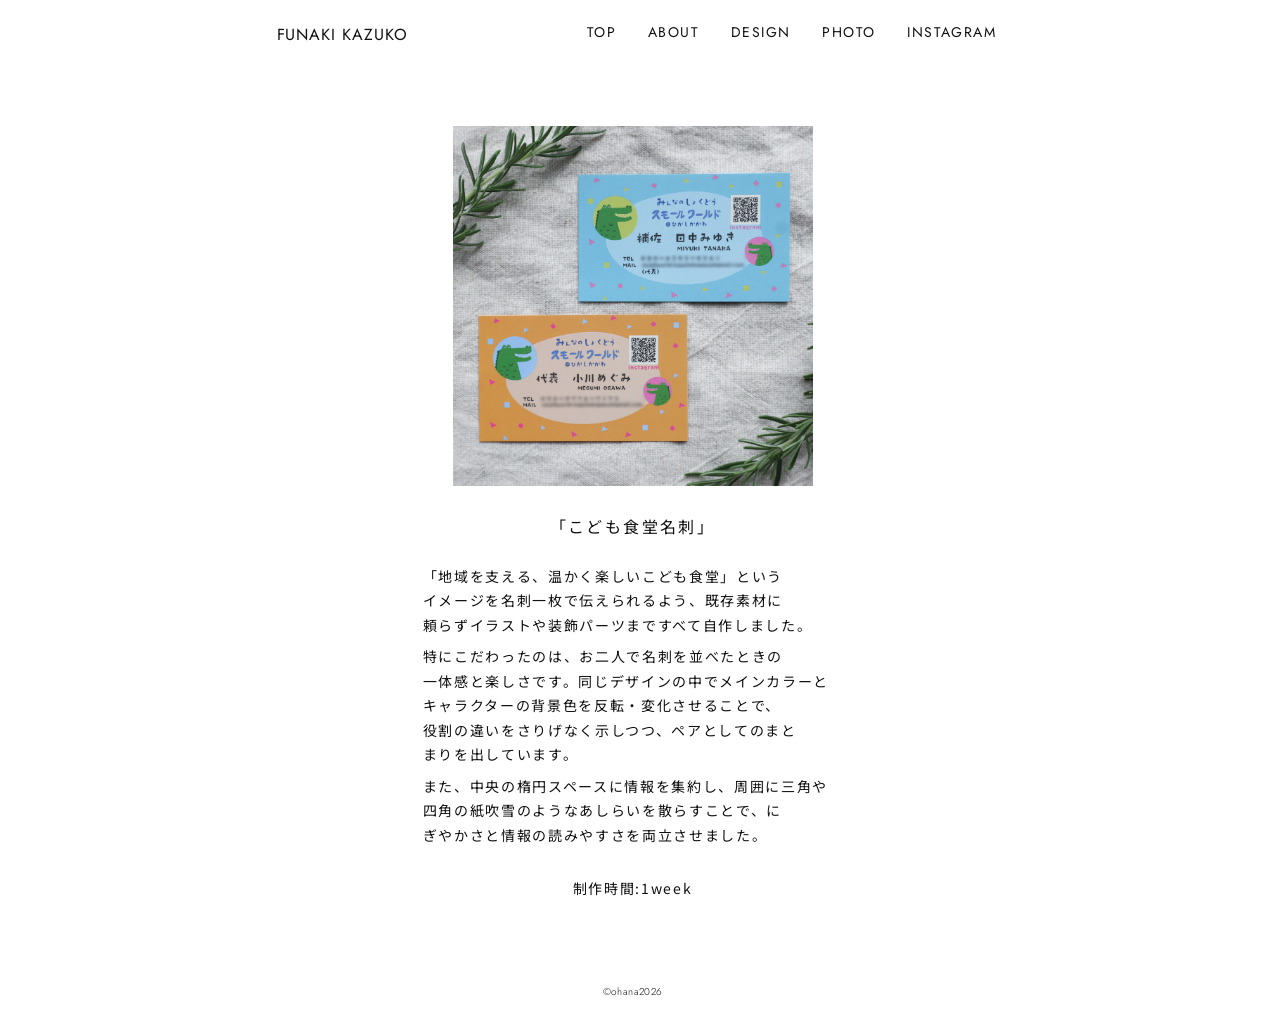
<file: design_04.html>
<!DOCTYPE html>
<html lang="ja">

<head>
    <meta charset="UTF-8">
    <meta name="viewport" content="width=device-width, initial-scale=1">
    <title>こども食堂名刺 | FUNAKI KAZUKO</title>
    <meta name="description" content="こども食堂の名刺を紹介するの制作実績です。">
    <link rel="preconnect" href="https://fonts.googleapis.com">
    <link rel="preconnect" href="https://fonts.gstatic.com" crossorigin>
    <link
        href="https://fonts.googleapis.com/css2?family=Jost:wght@300;400;500;600&family=Noto+Sans+JP:wght@300;400;500;700&display=swap"
        rel="stylesheet">

    <!-- 共通の設定(ヘッダー・ナビ・フッター・ページ遷移) -->
    <link rel="stylesheet" href="common.css">

    <!-- このページ専用の設定 -->
    <style>
        /* ---------- ふわっと浮き出る動き ---------- */
        /* .fade を付けた要素が、--i の順番に、下から浮かび上がります。 */
        .fade {
            opacity: 0;
            transform: translateY(24px);
            filter: blur(6px);
            animation: float-in 1.2s cubic-bezier(0.22, 0.61, 0.36, 1) forwards;
            animation-delay: calc(var(--i, 0) * 0.2s + 0.1s);
        }

        @keyframes float-in {
            to {
                opacity: 1;
                transform: translateY(0);
                filter: blur(0);
            }
        }

        /* 「動きを減らす」設定の人には、動きなしで表示 */
        @media (prefers-reduced-motion: reduce) {
            .fade {
                opacity: 1;
                transform: none;
                filter: none;
                animation: none;
            }
        }

        /* ---------- 詳細ページ ---------- */
        .detail {
            padding: 44px 14.7vw 0;
        }

        /* 作品画像(正方形・画面幅の半分) */
        .detail-img {
            --src: none;
            --fallback: #ebe5e5;
            width: 50vw;
            max-width: 360px;
            aspect-ratio: 1 / 1;
            margin: 0 auto;
            /* 画面の中央に置く */
            background-image: var(--src), linear-gradient(var(--fallback), var(--fallback));
            background-size: cover;
            background-position: center;
            background-repeat: no-repeat;
        }

        /* 作品名 */
        .detail-title {
            margin: 22px 0 0;
            font-family: var(--font-ja);
            font-weight: 400;
            font-size: clamp(13px, 3.9vw, 15px);
            line-height: 1.6;
            letter-spacing: 0.15em;
            text-align: center;
        }

        /* 説明文 */
        .detail-text {
            margin: 24px 0 0;
            font-size: clamp(12px, 3.6vw, 14px);
            font-weight: 400;
            line-height: 1.75;
            letter-spacing: 0.12em;
        }

        /* 制作時間 */
        .detail-time {
            margin: 28px 0 0;
            font-size: clamp(12px, 3.6vw, 14px);
            font-weight: 400;
            letter-spacing: 0.12em;
            text-align: center;
        }

        /* コピーライトの上の余白(Instagramアイコンが無いので0に) */
        .footer .copyright {
            margin-top: 0;
        }

        /* ---------- PC ---------- */
        @media (min-width: 768px) {
            .detail {
                padding: 56px 40px 0;
            }

            .detail-img {
                width: 360px;
            }

            .detail-title {
                margin-top: 28px;
                font-size: 16px;
            }

            .detail-text,
            .detail-time {
                max-width: 420px;
                margin-left: auto;
                margin-right: auto;
                font-size: 14px;
            }

            .detail-text p {
                margin: 0 0 0.5em;
                /* 段落の間隔。カンプのように詰めるなら 0 */
            }

            .detail-text p:last-child {
                margin-bottom: 0;
            }

            .detail-text {
                word-break: auto-phrase;
                /* 言葉のまとまりで折り返す */
                text-wrap: pretty;
                /* 1文字だけ残る行を避ける */
                overflow-wrap: break-word;
                /* 長い英単語で、はみ出さないようにする */
            }
        }
    </style>
</head>

<body>
    <div class="page">

        <header class="header">
            <a class="logo" href="index.html">FUNAKI KAZUKO</a>
            <button class="menu-btn" type="button" aria-label="メニューを開く" aria-expanded="false" aria-controls="menu">
                <span></span><span></span><span></span>
            </button>
        </header>

        <nav class="menu" id="menu" aria-label="メインメニュー">
            <ul>
                <li><a href="index.html">TOP</a></li>
                <li><a href="about.html">ABOUT</a></li>
                <li><a href="design.html">DESIGN</a></li>
                <li><a href="photo.html">PHOTO</a></li>
                <li><a href="https://www.instagram.com/o.h.a.n.a.0708/" target="_blank" rel="noopener">INSTAGRAM</a>
                </li>
            </ul>
        </nav>

        <main class="detail">
            <div class="detail-img fade" role="img" aria-label="こども食堂名刺"
                style="--i:0; --src:url('./img/smallmeishi_shousai.jpg'); --fallback:#e6d8c3"></div>

            <h1 class="detail-title fade" style="--i:1">「こども食堂名刺」</h1>

            <div class="detail-text">
                <p class="fade" style="--i:2">「地域を支える、温かく楽しいこども食堂」というイメージを名刺一枚で伝えられるよう、既存素材に頼らずイラストや装飾パーツまですべて自作しました。
                </p>
                <p class="fade" style="--i:3">
                    特にこだわったのは、お二人で名刺を並べたときの一体感と楽しさです。同じデザインの中でメインカラーとキャラクターの背景色を反転・変化させることで、役割の違いをさりげなく示しつつ、ペアとしてのまとまりを出しています。
                </p>
                <p class="fade" style="--i:4">
                    また、中央の楕円スペースに情報を集約し、周囲に三角や四角の紙吹雪のようなあしらいを散らすことで、にぎやかさと情報の読みやすさを両立させました。</p>
            </div>

            <p class="detail-time fade" style="--i:5">制作時間:1week</p>
        </main>
        <footer class="footer">
            <p class="copyright">©ohana2026</p>
        </footer>

    </div>

    <script src="common.js"></script>
</body>

</html>
</file>
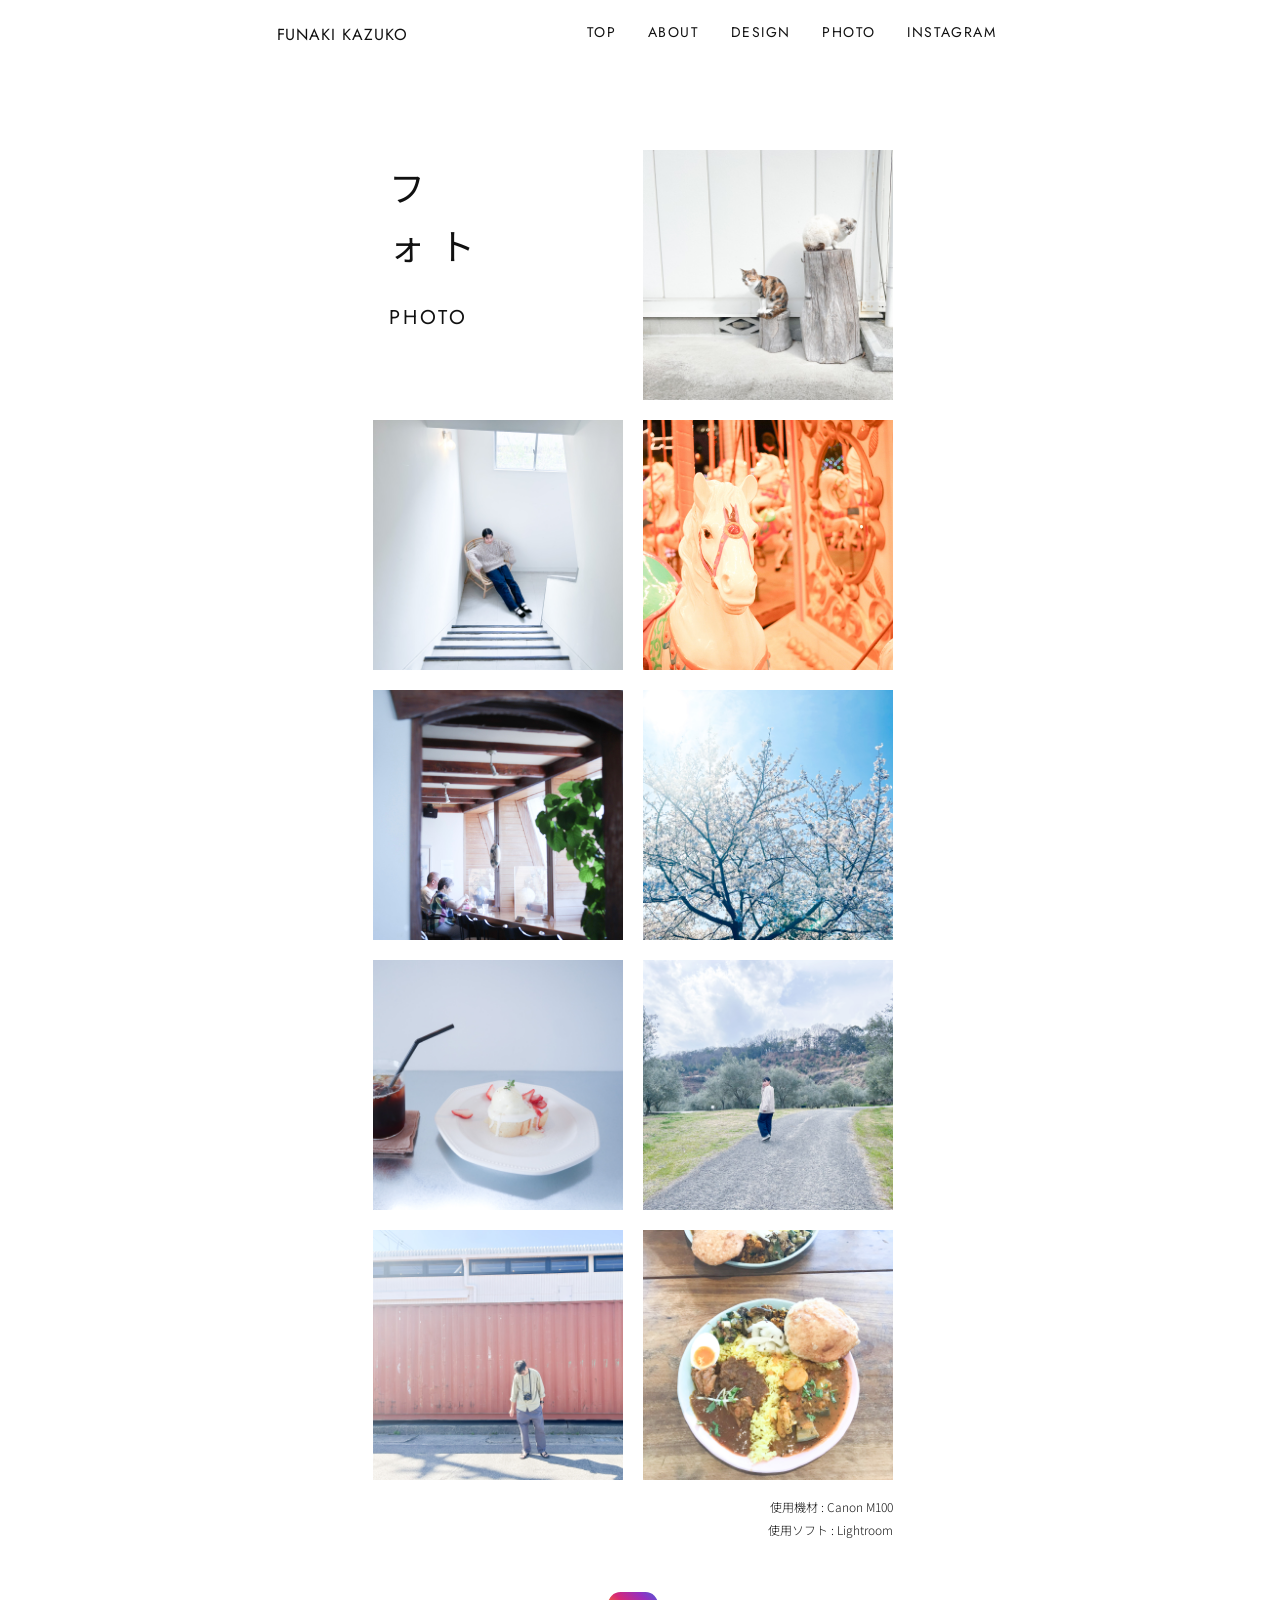
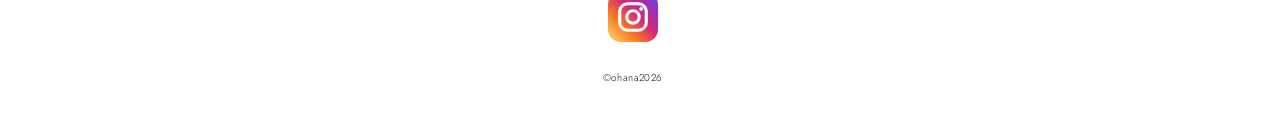
<file: photo.html>
<!DOCTYPE html>
<html lang="ja">

<head>
    <meta charset="UTF-8">
    <meta name="viewport" content="width=device-width, initial-scale=1">
    <title>フォト | FUNAKI KAZUKO</title>
    <meta name="description" content="FUNAKI KAZUKOの写真作品。日常の中で出会った景色や光を撮影しています。">
    <link rel="preconnect" href="https://fonts.googleapis.com">
    <link rel="preconnect" href="https://fonts.gstatic.com" crossorigin>
    <link
        href="https://fonts.googleapis.com/css2?family=Jost:wght@300;400;500;600&family=Noto+Sans+JP:wght@300;400;500;700&display=swap"
        rel="stylesheet">

    <!-- 共通の設定(ヘッダー・ナビ・フッター・ページ遷移) -->
    <link rel="stylesheet" href="common.css">

    <!-- このページ専用の設定 -->
    <style>
        /* ---------- タイトルが横からスライドして出る動き ---------- */
        /* .slide を付けた行が、--i の順番に、左からスライドして現れます。
       右から出したいときは、translateX(-48px) を translateX(48px) にしてください。 */
        .slide {
            display: block;
            opacity: 0;
            transform: translateX(-48px);
            animation: slide-in 1s cubic-bezier(0.22, 0.61, 0.36, 1) forwards;
            animation-delay: calc(var(--i, 0) * 0.18s + 0.15s);
        }

        @keyframes slide-in {
            to {
                opacity: 1;
                transform: translateX(0);
            }
        }

        /* ---------- フォト ---------- */
        .photo-page {
            padding: 24px clamp(24px, 10.5vw, 60px) 0;
        }

        /* 2列のグリッド。最初のマスにタイトル、そのとなりに1枚目の写真 */
        .photo-grid {
            display: grid;
            grid-template-columns: 1fr 1fr;
            gap: clamp(12px, 5.6vw, 24px);
        }

        .page-title {
            margin: 0;
            padding: 0 0 4px 12px;
            /* 上の余白はなくす */
            align-self: end;
            /* マスの下に寄せる(一番下げた位置) */
            font-family: var(--font-ja);
            font-weight: 400;
            font-size: clamp(22px, 6.5vw, 36px);
            line-height: 1.6;
            letter-spacing: 0.4em;
        }

        .shot {
            --src: none;
            --fallback: #ebe5e5;
            align-self: start;
            /* 写真が縦に伸びないようにする */
            aspect-ratio: 1 / 1;
            background-image: var(--src), linear-gradient(var(--fallback), var(--fallback));
            background-size: cover;
            background-position: center;
            background-repeat: no-repeat;
        }

        /* 右上(1枚目)の写真だけを下げる */
        .page-title+.shot {
            margin-top: 24px;
            /* 大きくするほど下がる */
        }

        /* 使用機材などの注釈 */
        .photo-note {
            margin: 16px 0 0;
            font-size: 11px;
            line-height: 1.9;
            text-align: right;
        }

        /* フッターを上げる */
        .footer {
            margin-top: 50px;
            /* 80px → 45px。小さいほど上がる */
        }

        /* ---------- PC ---------- */
        @media (min-width: 768px) {
            .photo-page {
                padding: 56px 40px 0;
            }

            .photo-grid {
                gap: 24px;
            }

            .page-title {
                align-self: start;
                padding: 32px 0 0 16px;
                font-size: 36px;
            }

            .photo-note {
                max-width: 520px;
                margin-left: auto;
                margin-right: auto;
                font-size: 12px;
            }

            @media (min-width: 768px) {
                .photo-page {
                    padding: 56px 40px 0;
                }

                .photo-grid {
                    max-width: 520px;
                    /* グリッドの幅を狭くする */
                    margin: 0 auto;
                    /* ページの中央に置く */
                    gap: 20px;
                }


            }
        }

        /* 「動きを減らす」設定の人には、動きなしで表示 */
        @media (prefers-reduced-motion: reduce) {
            .slide {
                opacity: 1;
                transform: none;
                animation: none;
            }
        }
    </style>
</head>

<body>
    <div class="page">

        <header class="header">
            <a class="logo" href="index.html">FUNAKI KAZUKO</a>
            <button class="menu-btn" type="button" aria-label="メニューを開く" aria-expanded="false" aria-controls="menu">
                <span></span><span></span><span></span>
            </button>
        </header>

        <nav class="menu" id="menu" aria-label="メインメニュー">
            <ul>
                <li><a href="index.html">TOP</a></li>
                <li><a href="about.html">ABOUT</a></li>
                <li><a href="design.html">DESIGN</a></li>
                <li><a href="photo.html">PHOTO</a></li>
                <li><a href="https://www.instagram.com/o.h.a.n.a.0708/" target="_blank" rel="noopener">INSTAGRAM</a>
                </li>
            </ul>
        </nav>

        <main class="photo-page">
            <div class="photo-grid">
                <h1 class="page-title">
                    <span class="slide" style="--i:0">フ</span>
                    <span class="slide" style="--i:1">ォト</span>
                    <span class="page-sub slide" style="--i:2" lang="en">PHOTO</span>
                </h1>

                <div class="shot" role="img" aria-label="白い壁の前の切り株に座る猫" style="--src:url('./img/neko.jpg')"></div>
                <div class="shot" role="img" aria-label="階段に座る人" style="--src:url('./img/kaidan.jpg')"></div>
                <div class="shot" role="img" aria-label="メリーゴーランドの馬" style="--src:url('./img/meri-goround_sikaku.jpg')">
                </div>
                <div class="shot" role="img" aria-label="窓辺の喫茶店" style="--src:url('./img/costa.jpg')"></div>
                <div class="shot" role="img" aria-label="青空と桜" style="--src:url('./img/sakura.JPG')"></div>
                <div class="shot" role="img" aria-label="カフェのスイーツとドリンク" style="--src:url('./img/rousokuyo.JPG')"></div>
                <div class="shot" role="img" aria-label="オリーブ畑" style="--src:url('./img/olive.jpg')"></div>
                <div class="shot" role="img" aria-label="コンテナの前に立つ人" style="--src:url('./img/nobu.jpg')"></div>
                <div class="shot" role="img" aria-label="カレーのプレート" style="--src:url('./img/curry.jpg')"></div>
            </div>

            <p class="photo-note">
                使用機材 : Canon M100<br>
                使用ソフト : Lightroom
            </p>
        </main>

        <footer class="footer">
            <a class="insta" href="https://www.instagram.com/o.h.a.n.a.0708/" target="_blank" rel="noopener"
                aria-label="Instagram">
                <svg viewBox="0 0 32 32" aria-hidden="true">
                    <defs>
                        <linearGradient id="ig" x1="0" y1="1" x2="1" y2="0">
                            <stop offset="0" stop-color="#feda75" />
                            <stop offset="0.3" stop-color="#fa7e1e" />
                            <stop offset="0.55" stop-color="#d62976" />
                            <stop offset="0.8" stop-color="#962fbf" />
                            <stop offset="1" stop-color="#4f5bd5" />
                        </linearGradient>
                    </defs>
                    <rect width="32" height="32" rx="8" fill="url(#ig)" />
                    <rect x="7.5" y="7.5" width="17" height="17" rx="5" fill="none" stroke="#fff" stroke-width="2" />
                    <circle cx="16" cy="16" r="4" fill="none" stroke="#fff" stroke-width="2" />
                    <circle cx="21.2" cy="10.8" r="1.2" fill="#fff" />
                </svg>
            </a>
            <p class="copyright">©ohana2026</p>
        </footer>
    </div>

    <script src="common.js"></script>
</body>

</html>
</file>
<file: common.css>
/* ========== 共通:全ページで使う設定 ========== */

:root {
    --bg: #ffffff;
    --text: #111111;
    --line: #111111;
    --menu-bg: rgba(255, 255, 255, 0.98);
    --font-en: "Jost", "Helvetica Neue", Arial, sans-serif;
    --font-ja: "Noto Sans JP", "Hiragino Kaku Gothic ProN", "Yu Gothic", Meiryo, sans-serif;
    --pad: 24px;
}

*,
*::before,
*::after {
    box-sizing: border-box;
}

html {
    scroll-behavior: smooth;
    scroll-padding-top: 72px;
    scrollbar-gutter: stable;
    /* スクロールバーの分を、常に空けておく */
}

body {
    margin: 0;
    background: var(--bg);
    color: var(--text);
    font-family: var(--font-ja);
    font-weight: 300;
    font-size: 13px;
    line-height: 1.9;
    -webkit-font-smoothing: antialiased;
}

a {
    color: inherit;
    text-decoration: none;
}

a:focus-visible,
button:focus-visible {
    outline: 2px solid var(--text);
    outline-offset: 4px;
}

.page {
    max-width: 560px;
    margin: 0 auto;
    transition: opacity 0.45s ease;
}

/* ---------- ページ遷移 ----------
リンクを押すと、ページ全体がふわっと消えてから次のページへ移ります
   (動かしているのは common.js) */
body.is-leaving .page {
    opacity: 0;
}

/* ---------- タイトル(ヘッダー) ---------- */
.header {
    display: flex;
    align-items: center;
    justify-content: space-between;
    padding: 20px var(--pad);
    min-height: 64px;
}

.logo {
    font-family: var(--font-en);
    font-weight: 400;
    font-size: 16px;
    letter-spacing: 0.06em;
}

/* ---------- ハンバーガーボタン(スマホ・二本線) ---------- */
.menu-btn {
    position: relative;
    z-index: 30;
    width: 22px;
    /* 線の長さ */
    height: 14px;
    margin-left: auto;
    padding: 0;
    border: 0;
    background: none;
    cursor: pointer;
}

.menu-btn span {
    position: absolute;
    left: 0;
    width: 100%;
    height: 2px;
    /* 線の太さ */
    background: var(--text);
    transition: transform 0.3s ease, opacity 0.2s ease, top 0.3s ease;
}

.menu-btn span:nth-child(1) {
    top: 2px;
}

.menu-btn span:nth-child(2) {
    top: 10px;
}

.menu-btn span:nth-child(3) {
    display: none;
}

/* 開いたときは、2本の線がバツ印になる
   top = (ボタンの高さ − 線の太さ) ÷ 2 */
.menu-btn[aria-expanded="true"] span:nth-child(1) {
    top: 6px;
    transform: rotate(45deg);
}

.menu-btn[aria-expanded="true"] span:nth-child(2) {
    top: 6px;
    transform: rotate(-45deg);
}

/* ---------- グローバルナビ(スマホ:全画面メニュー) ---------- */
.menu {
    position: fixed;
    inset: 0;
    z-index: 20;
    display: flex;
    align-items: center;
    justify-content: center;
    background: var(--menu-bg);
    opacity: 0;
    visibility: hidden;
    transition: opacity 0.3s ease, visibility 0.3s ease;
}

.menu.is-open {
    opacity: 1;
    visibility: visible;
}

.menu ul {
    list-style: none;
    margin: 0;
    padding: 0;
    text-align: center;
}

.menu li+li {
    margin-top: 28px;
}

.menu a {
    font-family: var(--font-en);
    font-weight: 400;
    font-size: 19px;
    letter-spacing: 0.12em;
}

/* ---------- コピーライト(フッター) ---------- */
.footer {
    margin-top: 80px;
    padding-bottom: 28px;
    text-align: center;
}

.copyright {
    margin: 18px 0 0;
    font-family: var(--font-en);
    font-size: 10px;
    letter-spacing: 0.04em;
}

/* Instagramアイコンを使うページ用 */
.insta {
    display: inline-block;
    width: 40px;
    height: 40px;
}

.insta svg {
    display: block;
    width: 100%;
    height: 100%;
}

/* ---------- PC ---------- */
@media (min-width: 768px) {
    body {
        font-size: 14px;
    }

    .page {
        max-width: 760px;
        position: relative;
    }

    .insta {
        width: 50px;
        height: 50px;
    }

    /* ナビゲーション:ヘッダーを固定し、メニューを横並びにする */
    .header {
        position: sticky;
        top: 0;
        z-index: 15;
        background: var(--bg);
        box-shadow: 0 0 0 100vmax var(--bg);
        clip-path: inset(0 -100vmax);
    }

    .menu-btn {
        display: none;
    }

    .menu {
        position: fixed;
        inset: auto;
        top: 0;
        right: calc((100% - 760px) / 2 + var(--pad));
        height: 64px;
        z-index: 16;
        background: none;
        opacity: 1;
        visibility: visible;
        justify-content: flex-end;
    }

    .menu ul {
        display: flex;
        gap: 32px;
    }

    .menu li+li {
        margin-top: 0;
    }

    .menu a {
        font-size: 14px;
        letter-spacing: 0.1em;
        padding-bottom: 2px;
        border-bottom: 1px solid transparent;
    }

    .menu a:hover,
    .menu a.is-current {
        border-bottom-color: var(--line);
    }
}

/* 「動きを減らす」設定の人には、動きなしで表示 */
@media (prefers-reduced-motion: reduce) {
    html {
        scroll-behavior: auto;
    }

    .page {
        transition: none;
    }
}

/* ---------- タイトルの下の小さな英語表記 ---------- */
.page-sub {
    display: block;
    margin-top: 30px;
    font-family: var(--font-en);
    font-weight: 400;
    font-size: 15px;
    /* 小さくしたいほど数値を下げる */
    letter-spacing: 0.15em;
    line-height: 1.4;
}

/* PCのときだけ、サブタイトルを大きく */
@media (min-width: 768px) {
    .page-sub {
        font-size: 20px;
    }
}

/* ---------- 画像が読み込めるまで隠して、ふわっと表示 ---------- */
.js-img .shot,
.js-img .work:not(.work-empty) {
    opacity: 0;
    transition: opacity 0.6s ease;
}
</file>
